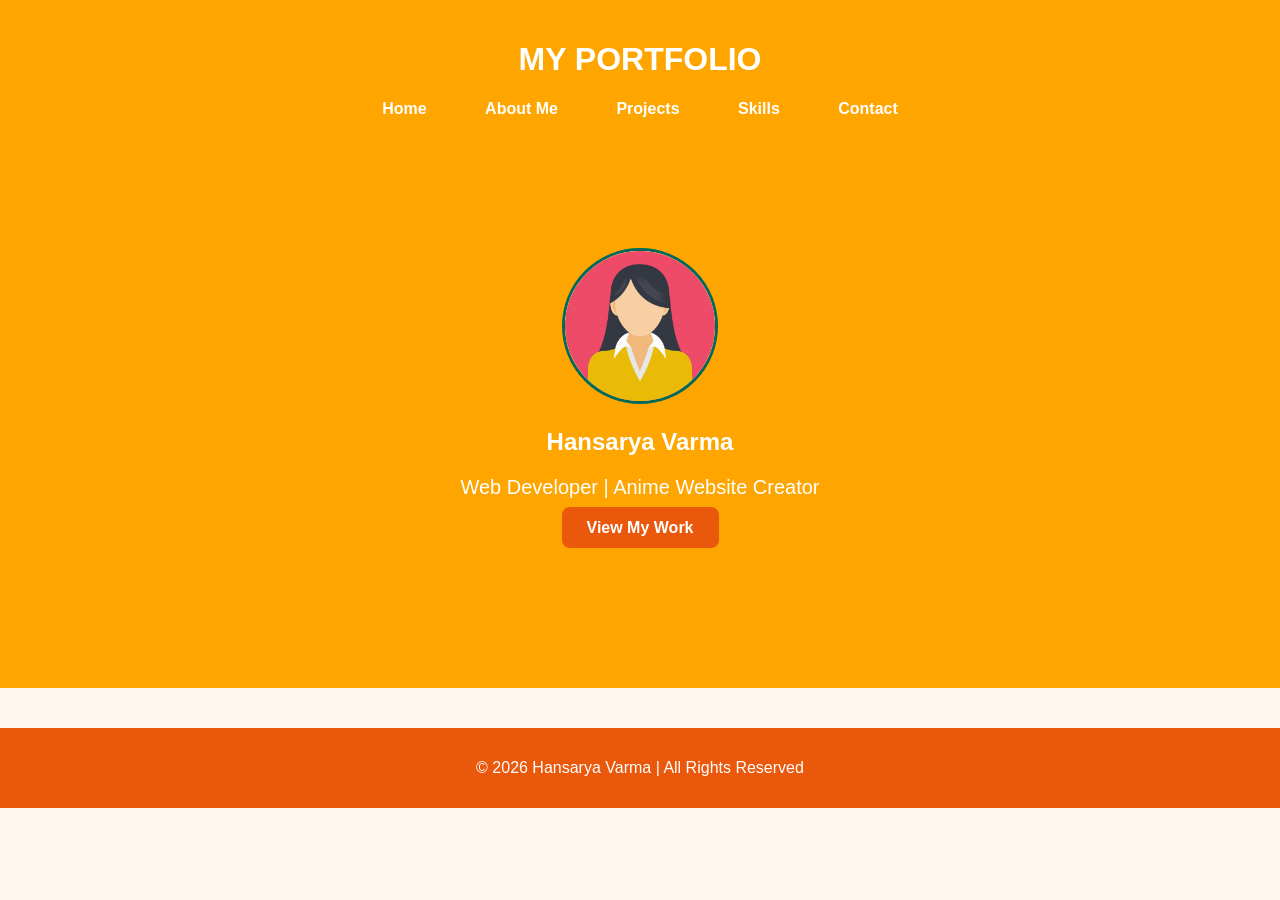
<file: index.html>
<!DOCTYPE html>
<html>
<head>
    <title>My Portfolio</title>
    <link rel="stylesheet" href="Pstyle.css">
</head>
<body>

<header>
    <h1>MY PORTFOLIO</h1>
    <nav>
        <a href="index.html" class="active">Home</a>
        <a href="about.html">About Me</a>
        <a href="projects.html">Projects</a>
        <a href="skills.html">Skills</a>
        <a href="contact.html">Contact</a>
    </nav>
 <section class="hero">
<div class="hero-content">
<img src="pfp.jpg" alt="My Profile" class="profile-img">

<h1>Hansarya Varma</h1>

<p>Web Developer | Anime Website Creator</p>
 <a href="projects.html" class="btn">View My Work</a>

</div> 
</section>
</header>


<footer>
    <p>© 2026 Hansarya Varma | All Rights Reserved</p>
</footer>

</body>

</html>
</file>
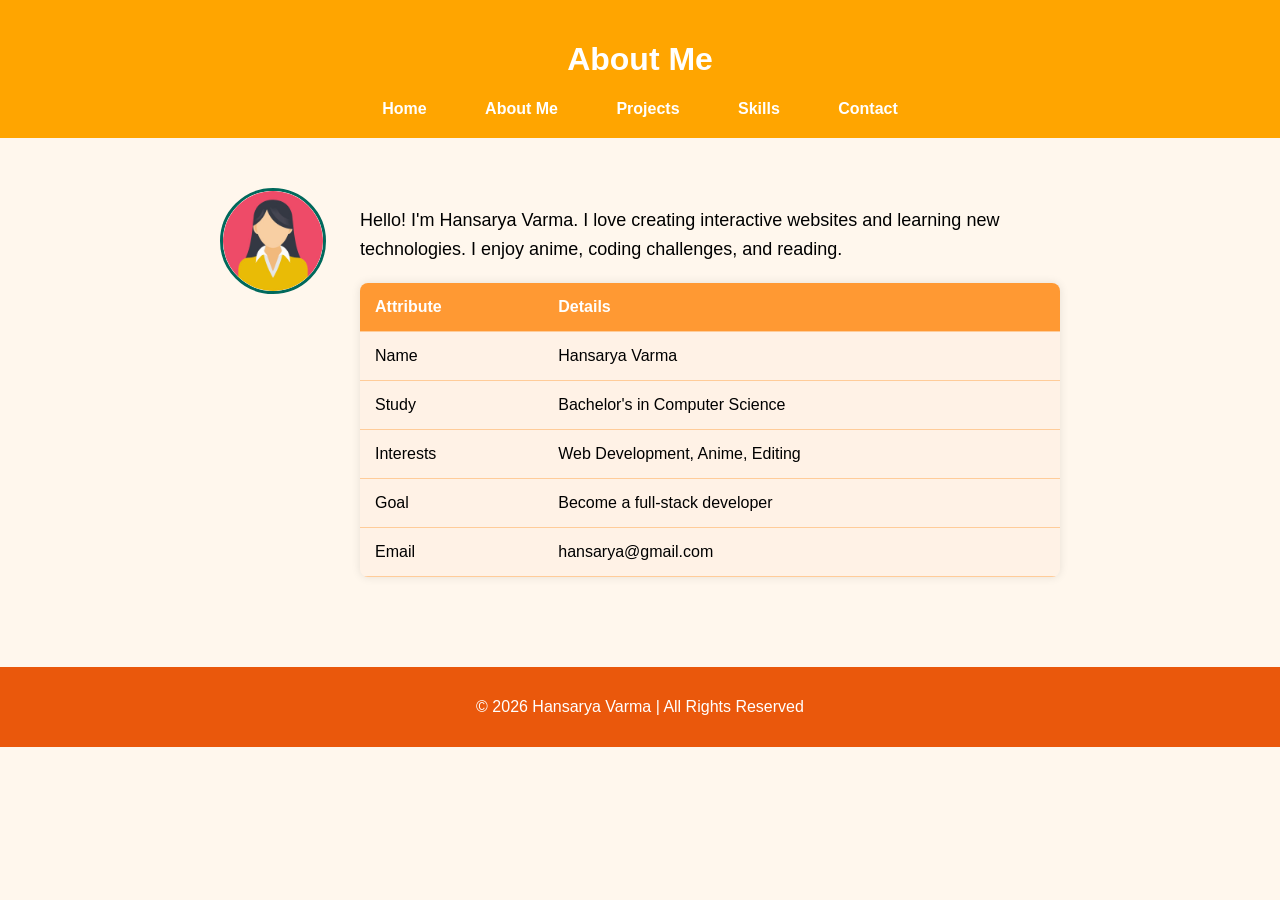
<file: about.html>
<!DOCTYPE html>
<html>
<head>
    <title>About Me | Hansarya Varma</title>
    <link rel="stylesheet" href="Pstyle.css">
</head>
<body>

<header>
    <h1>About Me</h1>
    <nav>
        <a href="index.html">Home</a>
        <a href="about.html" class="active">About Me</a>
        <a href="projects.html">Projects</a>
        <a href="skills.html">Skills</a>
        <a href="contact.html">Contact</a>
    </nav>
</header>

<section class="about colorful-section">
 <div class="about">
    <!-- Left side: Profile picture -->
    <div class="about-image">
        <img src="pfp.jpg" alt="Profile Picture">
    </div>

    <!-- Right side: Text + Table -->
    <div class="about-text">
        <p>Hello! I'm Hansarya Varma. I love creating interactive websites and learning new technologies. I enjoy anime, coding challenges, and reading.</p>
        
        <table class="about-table">
            <tr>
                <th>Attribute</th>
                <th>Details</th>
            </tr>
            <tr>
                <td>Name</td>
                <td>Hansarya Varma</td>
            </tr>
            <tr>
                <td>Study</td>
                <td>Bachelor's in Computer Science</td>
            </tr>
            <tr>
                <td>Interests</td>
                <td>Web Development, Anime, Editing</td>
            </tr>
            <tr>
                <td>Goal</td>
                <td>Become a full-stack developer</td>
            </tr>
            <tr>
                <td>Email</td>
                <td>hansarya@gmail.com</td>
            </tr>
        </table>
    </div>
</div>
</section>

<footer>
    <p>© 2026 Hansarya Varma | All Rights Reserved</p>
</footer>

</body>

</html>
</file>
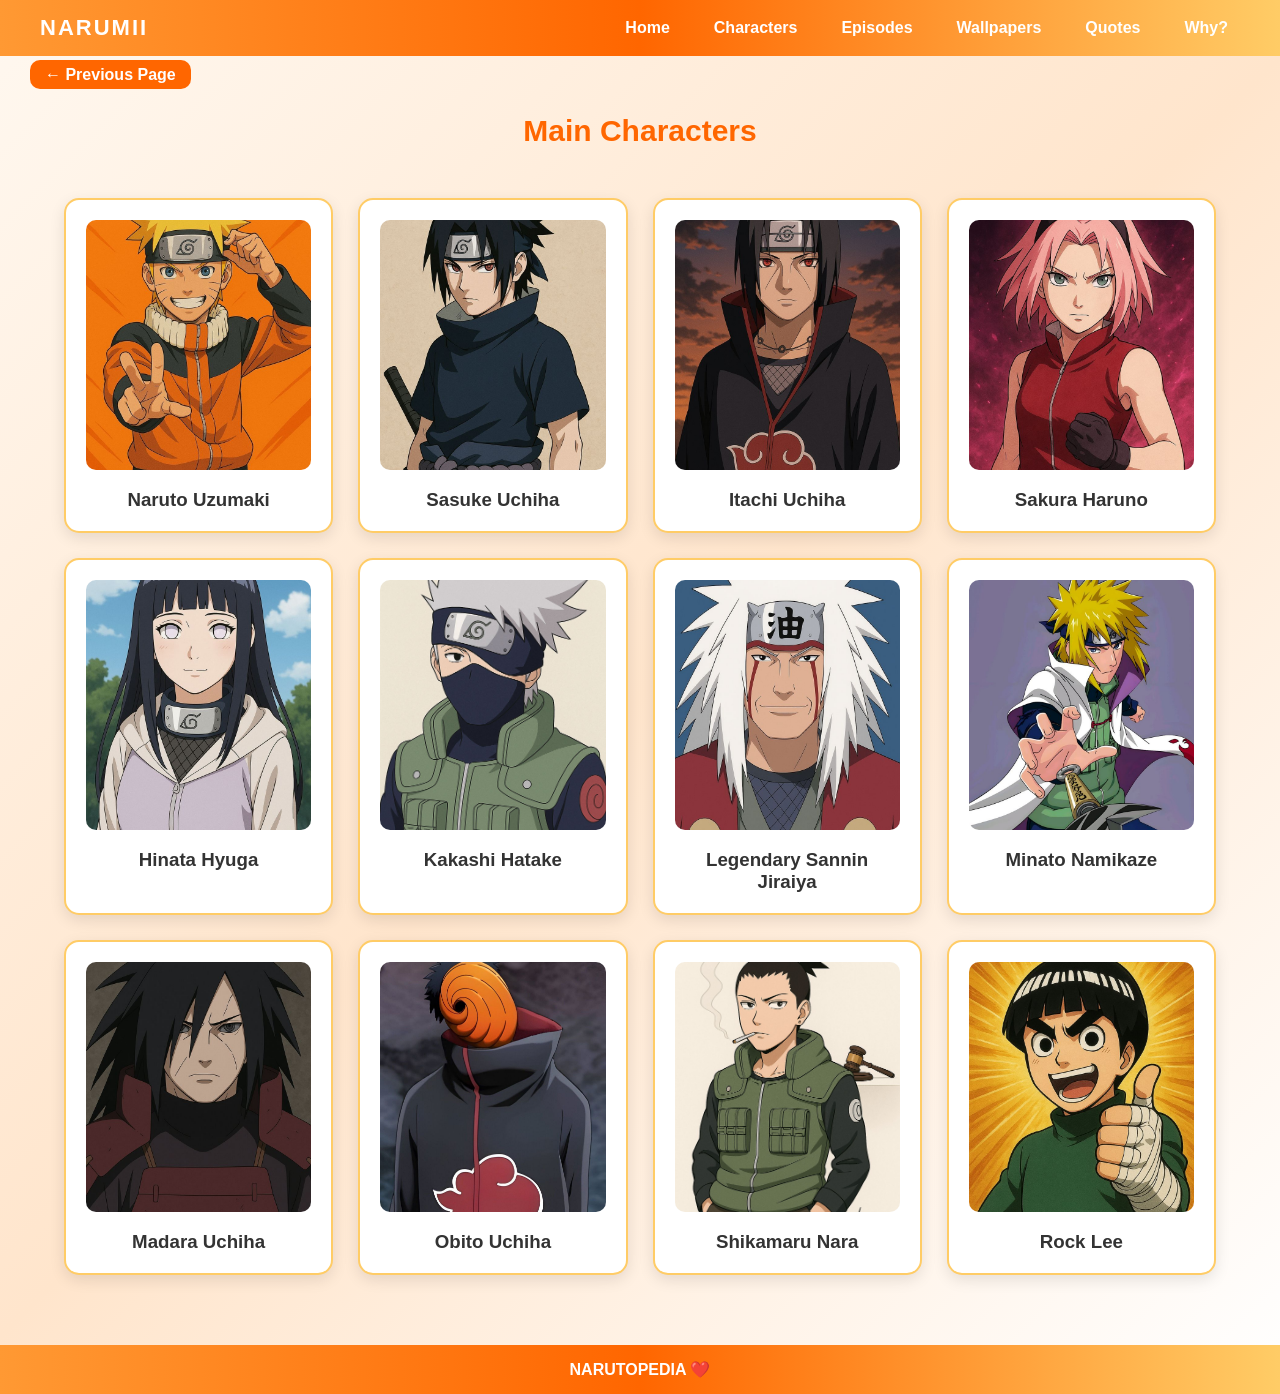
<file: characters.html>
<!DOCTYPE html>
<html>
<head>
<title>Characters</title>
<link rel="stylesheet" href="style.css">
</head>
<body>
<nav>
<h2>NARUMII</h2>
<ul>
<li><a href="Home.html">Home</a></li>
<li><a href="characters.html">Characters</a></li>
<li><a href="episodes.html">Episodes</a></li>
<li><a href="wallpapers.html">Wallpapers</a></li>
<li><a href="quotes.html">Quotes</a></li>
<li><a href="why.html">Why?</a></li>
</ul>
</nav>

<div class="previous">
<a href="Home.html">← Previous Page</a>
</div>

<h1>Main Characters</h1>

<div class="grid">

<div class="card">
<img src="naruto.jpg">
<h3>Naruto Uzumaki</h3>
</div>

<div class="card">
<img src="sasuke.jpg">
<h3>Sasuke Uchiha</h3>
</div>

<div class="card">
<img src="itachi.jpg">
<h3>Itachi Uchiha</h3>
</div>

<div class="card">
<img src="sakura.jpg">
<h3>Sakura Haruno</h3>
</div>

<div class="card">
<img src="hinata.jpg">
<h3>Hinata Hyuga</h3>
</div>

<div class="card">
<img src="kakashi.jpg">
<h3>Kakashi Hatake</h3>
</div>

<div class="card">
<img src="jiraiya.jpg">
<h3>Legendary Sannin Jiraiya</h3>
</div>

<div class="card">
<img src="minato.jpg">
<h3>Minato Namikaze</h3>
</div>

<div class="card">
<img src="madara.jpg">
<h3>Madara Uchiha</h3>
</div>

<div class="card">
<img src="obtio.jpg">
<h3>Obito Uchiha</h3>
</div>

<div class="card">
<img src="shikamaru.jpg">
<h3>Shikamaru Nara</h3>
</div>

<div class="card">
<img src="rocklee.jpg">
<h3>Rock Lee</h3>
</div>
</div>

<footer>NARUTOPEDIA ❤️</footer>

<button id="topBtn" title="Go to top">⬆</button>

<script src="script.js"></script>

</body>
</html>
</file>
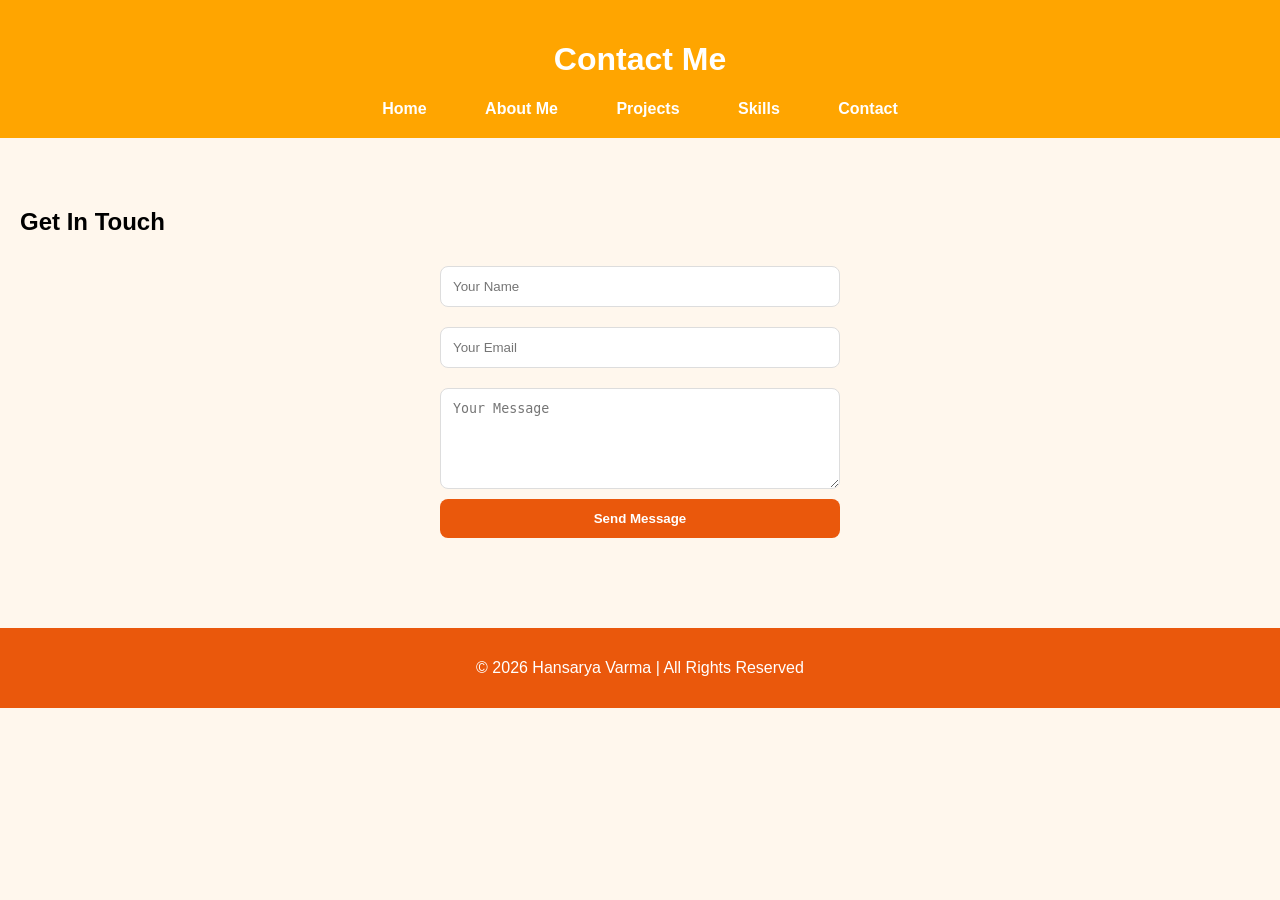
<file: contact.html>
<!DOCTYPE html>
<html>
<head>
    <title>Contact | Hansarya Varma</title>
    <link rel="stylesheet" href="Pstyle.css">
</head>
<body>

<header>
    <h1>Contact Me</h1>
    <nav>
        <a href="index.html">Home</a>
        <a href="about.html">About Me</a>
        <a href="projects.html">Projects</a>
        <a href="skills.html">Skills</a>
        <a href="contact.html" class="active">Contact</a>
    </nav>
</header>

<section class="contact colorful-section">
    <h2>Get In Touch</h2>

    <form>
        <input type="text" placeholder="Your Name" required>
        <input type="email" placeholder="Your Email" required>
        <textarea placeholder="Your Message" rows="5" required></textarea>
        <button type="submit" class="btn">Send Message</button>
    </form>
</section>

<footer>
    <p>© 2026 Hansarya Varma | All Rights Reserved</p>
</footer>

</body>

</html>
</file>
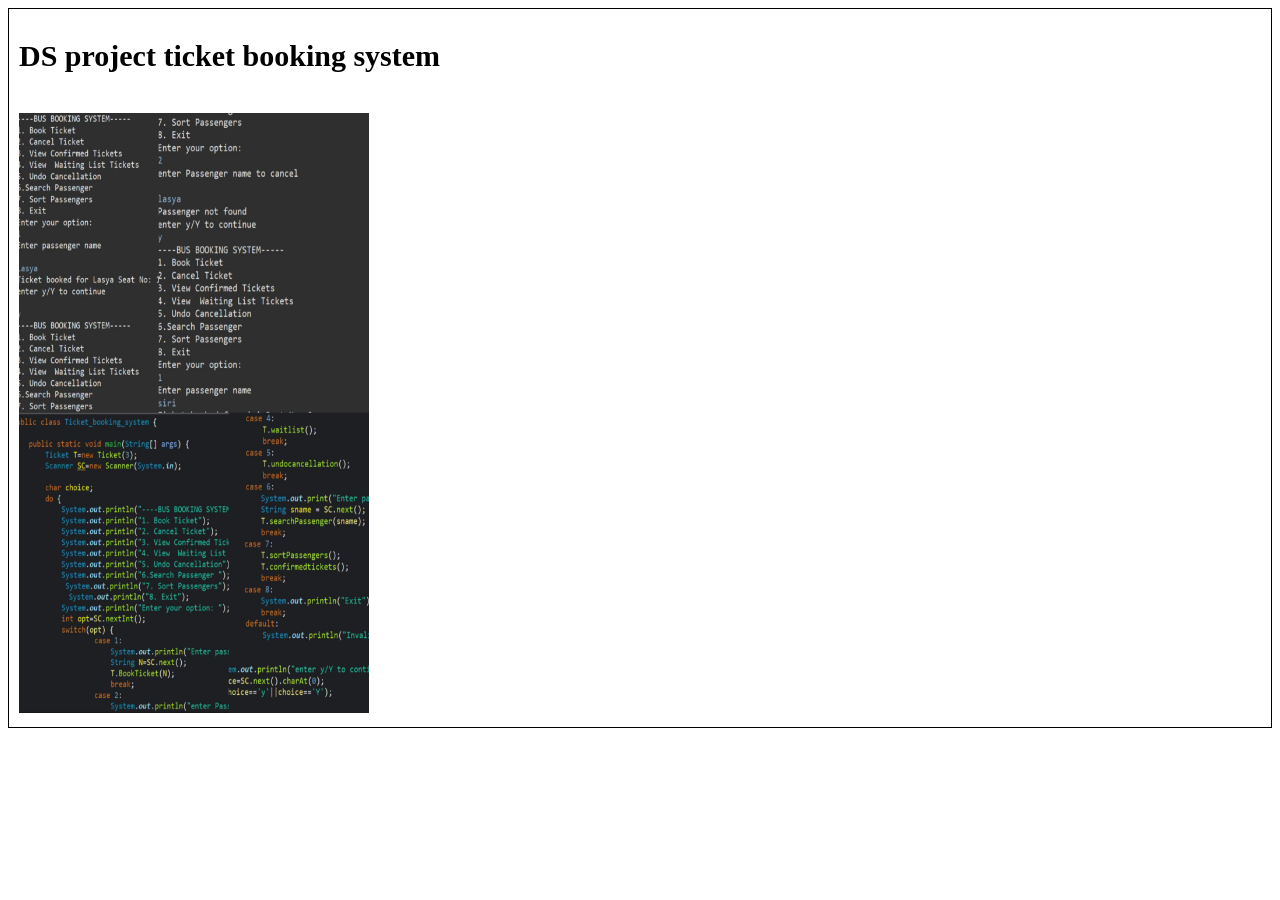
<file: ds1.html>
<!DOCTYPE html>
<html lang="en">
<head>
    
    <title>Document</title>
    <style>
        .fly{
    font-size: 15px;
    color: black;
    border: 1px solid black;
   padding: 10px;
}

.img{
    height: 600px;
    width: 350px;
    margin-top: 20px;
    
}
    </style>
</head>
<body>
       <div class="fly">
<h1>DS project ticket booking system </h1>
<img class="img" src="dscode.jpeg" alt="not found">
</div>

</body>
</html>
</file>
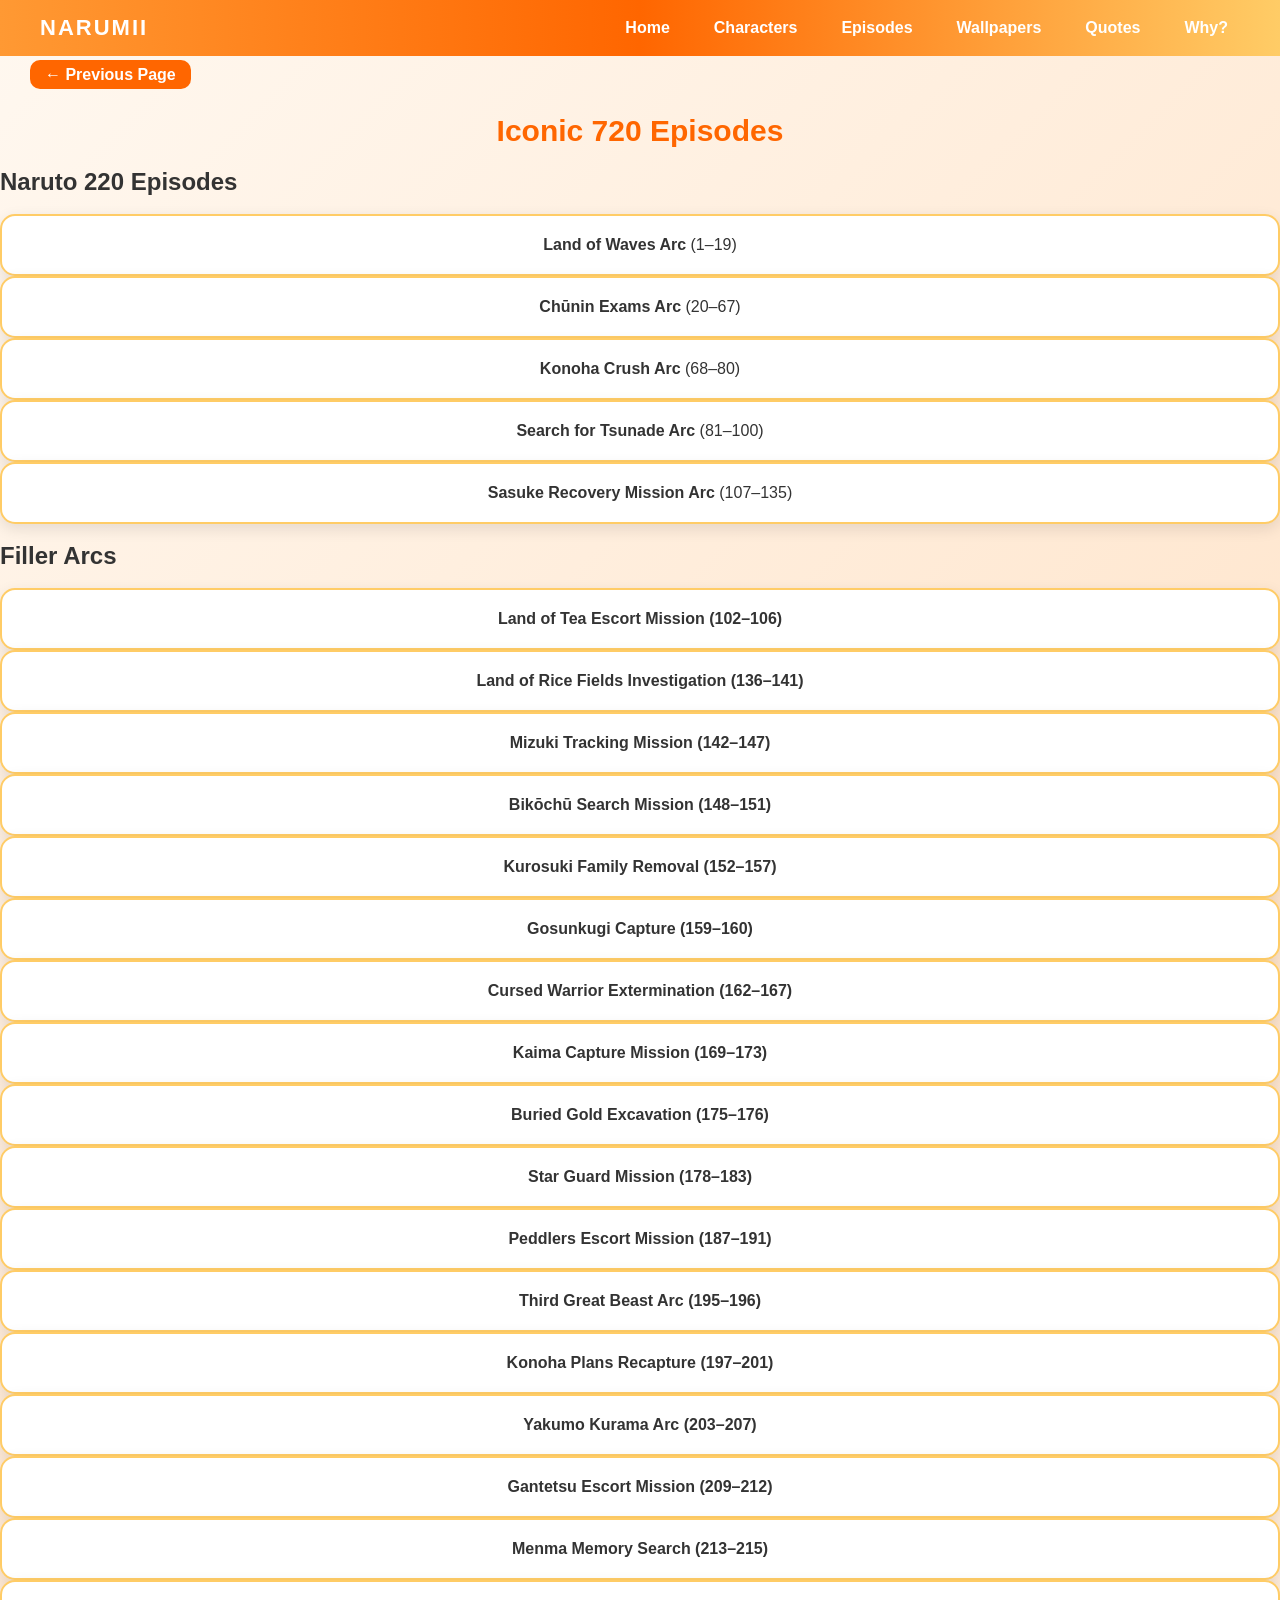
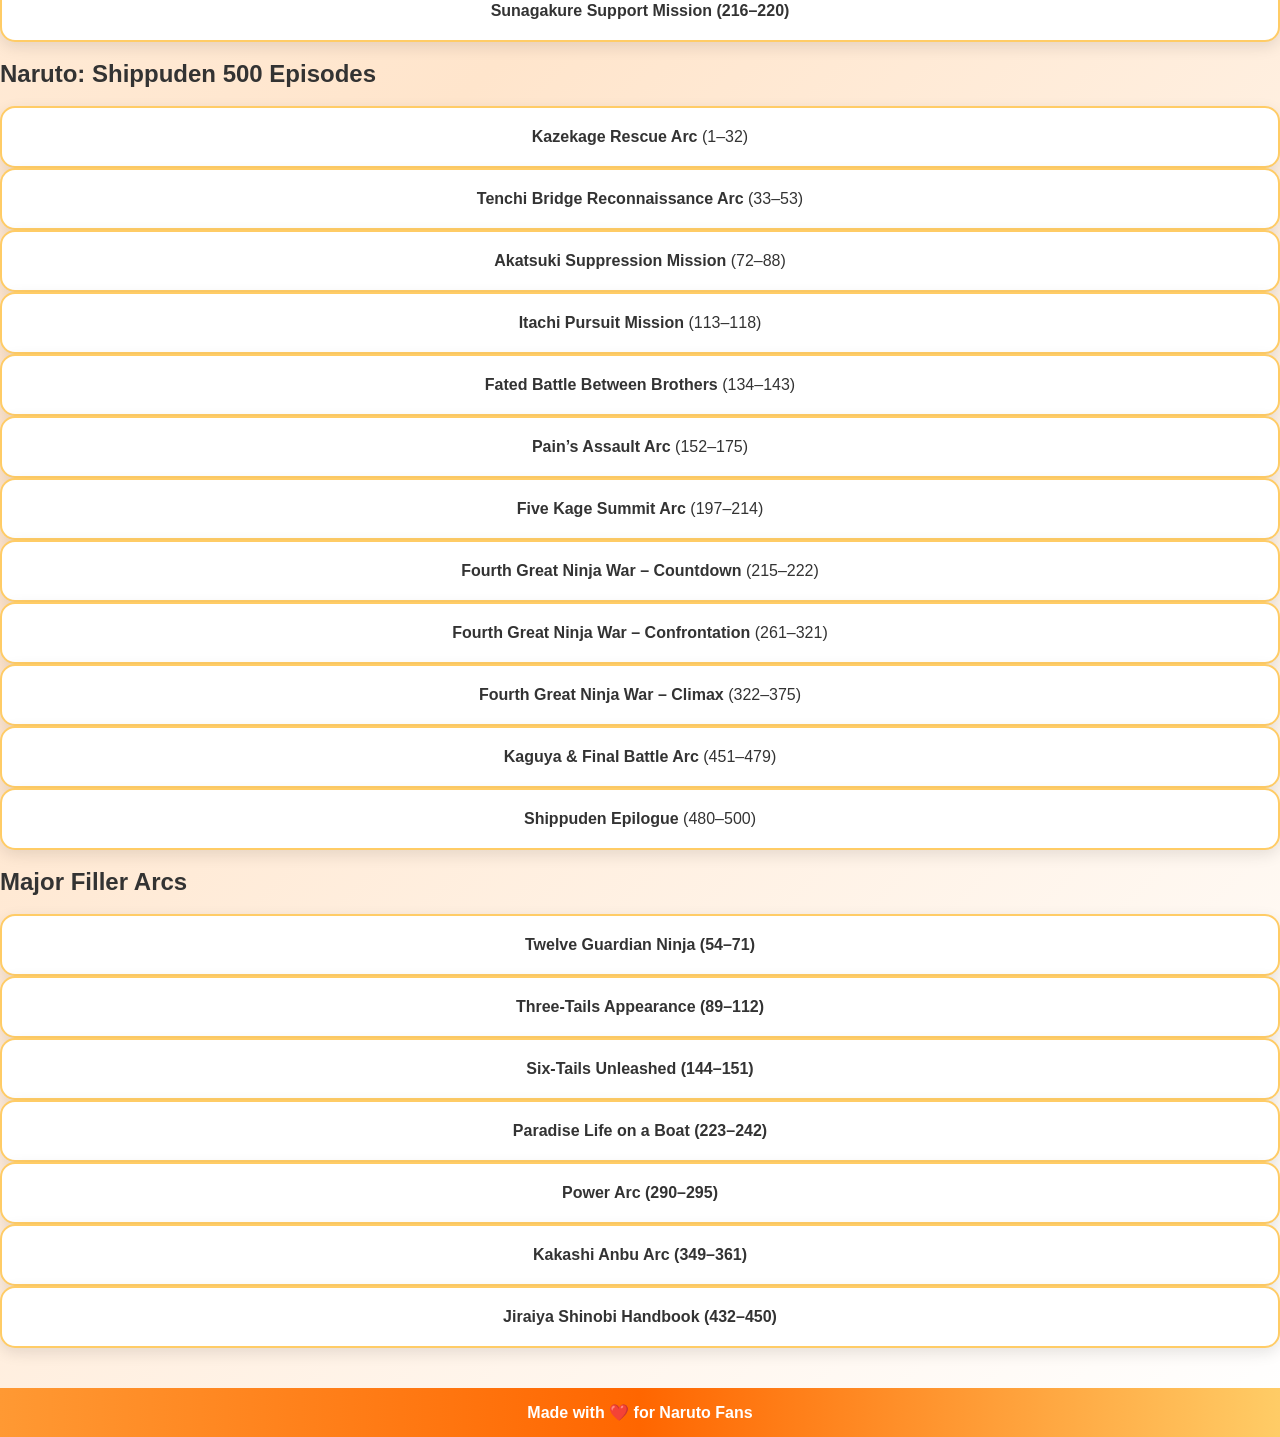
<file: episodes.html>
<!DOCTYPE html>
<html>
<head>
<title>Episodes</title>
<link rel="stylesheet" href="style.css">
</head>
<body>

<nav>
<h2>NARUMII</h2>
<ul>
<li><a href="Home.html">Home</a></li>
<li><a href="characters.html">Characters</a></li>
<li><a href="episodes.html">Episodes</a></li>
<li><a href="wallpapers.html">Wallpapers</a></li>
<li><a href="quotes.html">Quotes</a></li>
<li><a href="why.html">Why?</a></li>
</ul>
</nav>

<div class="previous">
<a href="Home.html">← Previous Page</a>
</div>

<h1>Iconic 720 Episodes</h1>

<h2>Naruto 220 Episodes</h2><br>
<div class="card"><b>Land of Waves Arc</b> (1–19)</div>
<div class="card"><b>Chūnin Exams Arc</b> (20–67)</div>
<div class="card"><b>Konoha Crush Arc</b> (68–80)</div>
<div class="card"><b>Search for Tsunade Arc</b> (81–100)</div>
<div class="card"><b>Sasuke Recovery Mission Arc</b> (107–135)</div>
<br>
<h2>Filler Arcs</h2><br>
<div class="card"><b>Land of Tea Escort Mission (102–106)</b></div>
<div class="card"><b>Land of Rice Fields Investigation (136–141)</b></div>
<div class="card"><b>Mizuki Tracking Mission (142–147)</b></div>
<div class="card"><b>Bikōchū Search Mission (148–151)</b></div>
<div class="card"><b>Kurosuki Family Removal (152–157)</b></div>
<div class="card"><b>Gosunkugi Capture (159–160)</b></div>
<div class="card"><b>Cursed Warrior Extermination (162–167)</b></div>
<div class="card"><b>Kaima Capture Mission (169–173)</b></div>
<div class="card"><b>Buried Gold Excavation (175–176)</b></div>
<div class="card"><b>Star Guard Mission (178–183)</b></div>
<div class="card"><b>Peddlers Escort Mission (187–191)</b></div>
<div class="card"><b>Third Great Beast Arc (195–196)</b></div>
<div class="card"><b>Konoha Plans Recapture (197–201)</b></div>
<div class="card"><b>Yakumo Kurama Arc (203–207)</b></div>
<div class="card"><b>Gantetsu Escort Mission (209–212)</b></div>
<div class="card"><b>Menma Memory Search (213–215)</b></div>
<div class="card"><b>Sunagakure Support Mission (216–220)</b></div>
<br>
<h2>Naruto: Shippuden 500 Episodes</h2><br>

<div class="card"><b>Kazekage Rescue Arc</b> (1–32)</div>
<div class="card"><b>Tenchi Bridge Reconnaissance Arc</b> (33–53)</div>
<div class="card"><b>Akatsuki Suppression Mission</b> (72–88)</div>
<div class="card"><b>Itachi Pursuit Mission</b> (113–118)</div>
<div class="card"><b>Fated Battle Between Brothers</b> (134–143)</div>
<div class="card"><b>Pain’s Assault Arc</b> (152–175)</div>
<div class="card"><b>Five Kage Summit Arc</b> (197–214)</div>
<div class="card"><b>Fourth Great Ninja War – Countdown</b> (215–222)</div>
<div class="card"><b>Fourth Great Ninja War – Confrontation</b> (261–321)</div>
<div class="card"><b>Fourth Great Ninja War – Climax</b> (322–375)</div>
<div class="card"><b>Kaguya & Final Battle Arc</b> (451–479)</div>
<div class="card"><b>Shippuden Epilogue</b> (480–500)</div>
<br>
<h2>Major Filler Arcs</h2><br>
<div class="card"><b>Twelve Guardian Ninja (54–71)</b></div>
<div class="card"><b>Three-Tails Appearance (89–112)</b></div>
<div class="card"><b>Six-Tails Unleashed (144–151)</b></div>
<div class="card"><b>Paradise Life on a Boat (223–242)</b></div>
<div class="card"><b>Power Arc (290–295)</b></div>
<div class="card"><b>Kakashi Anbu Arc (349–361)</b></div>
<div class="card"><b>Jiraiya Shinobi Handbook (432–450)</b></div>

<footer>Made with ❤️ for Naruto Fans</footer>

<button id="topBtn" title="Go to top">⬆</button>

<script src="script.js"></script>

</body>
</html>
</file>
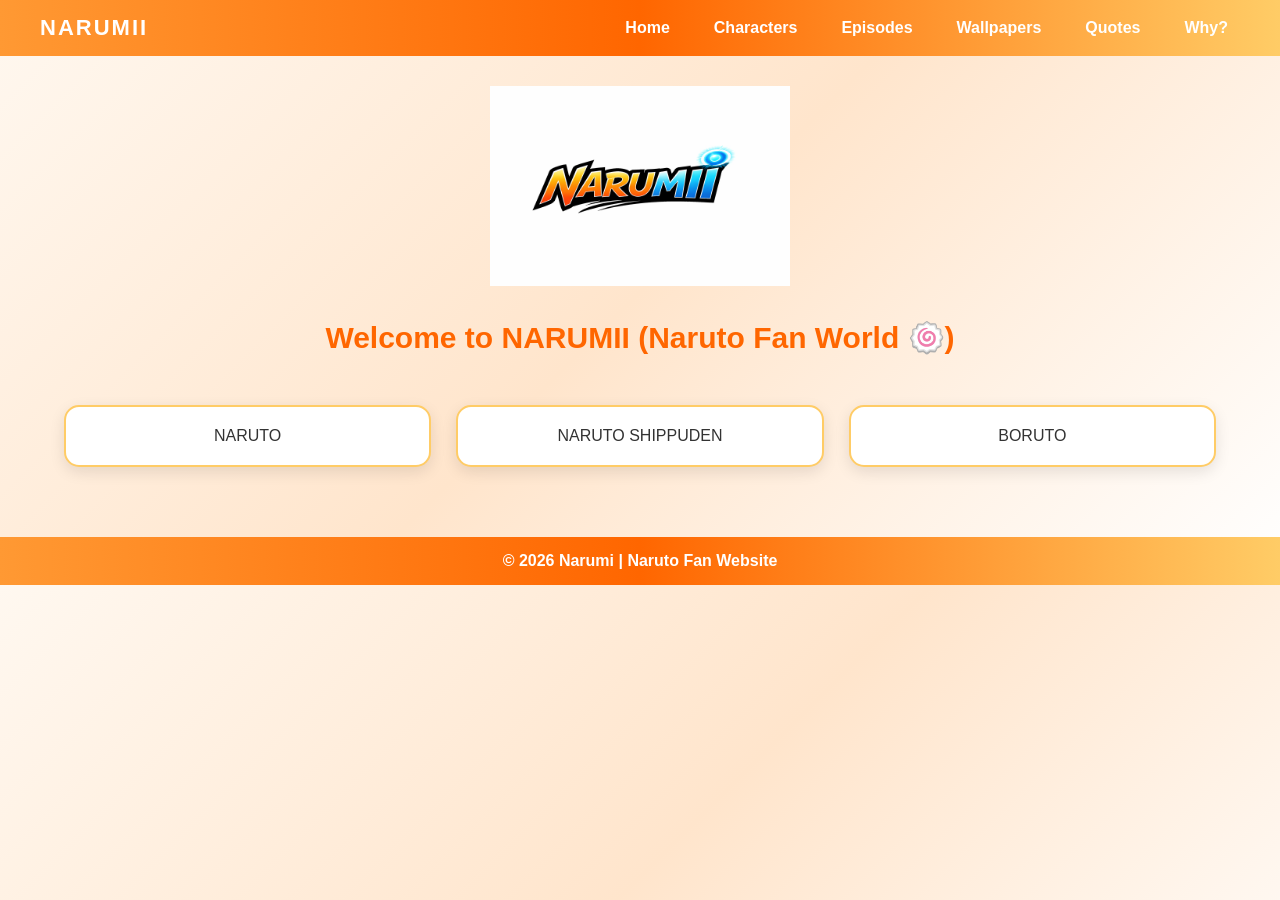
<file: Home.html>
<!DOCTYPE html>
<html>
<head>
<title>Narumi | Home</title>
<link rel="stylesheet" href="style.css">
</head>
<body>

<nav>
<h2>NARUMII</h2>
<ul>
<li><a href="Home.html">Home</a></li>
<li><a href="characters.html">Characters</a></li>
<li><a href="episodes.html">Episodes</a></li>
<li><a href="wallpapers.html">Wallpapers</a></li>
<li><a href="quotes.html">Quotes</a></li>
<li><a href="why.html">Why?</a></li>
</ul>
</nav>

<div class="logo">
<img src="narumii.jpeg">
</div>

<h1>Welcome to NARUMII (Naruto Fan World 🍥)</h1>

<div class="grid">
<div class="card">NARUTO</div>
<div class="card">NARUTO SHIPPUDEN</div>
<div class="card">BORUTO</div>
</div>

<footer>
© 2026 Narumi | Naruto Fan Website
</footer>

</body>
</html>
</file>
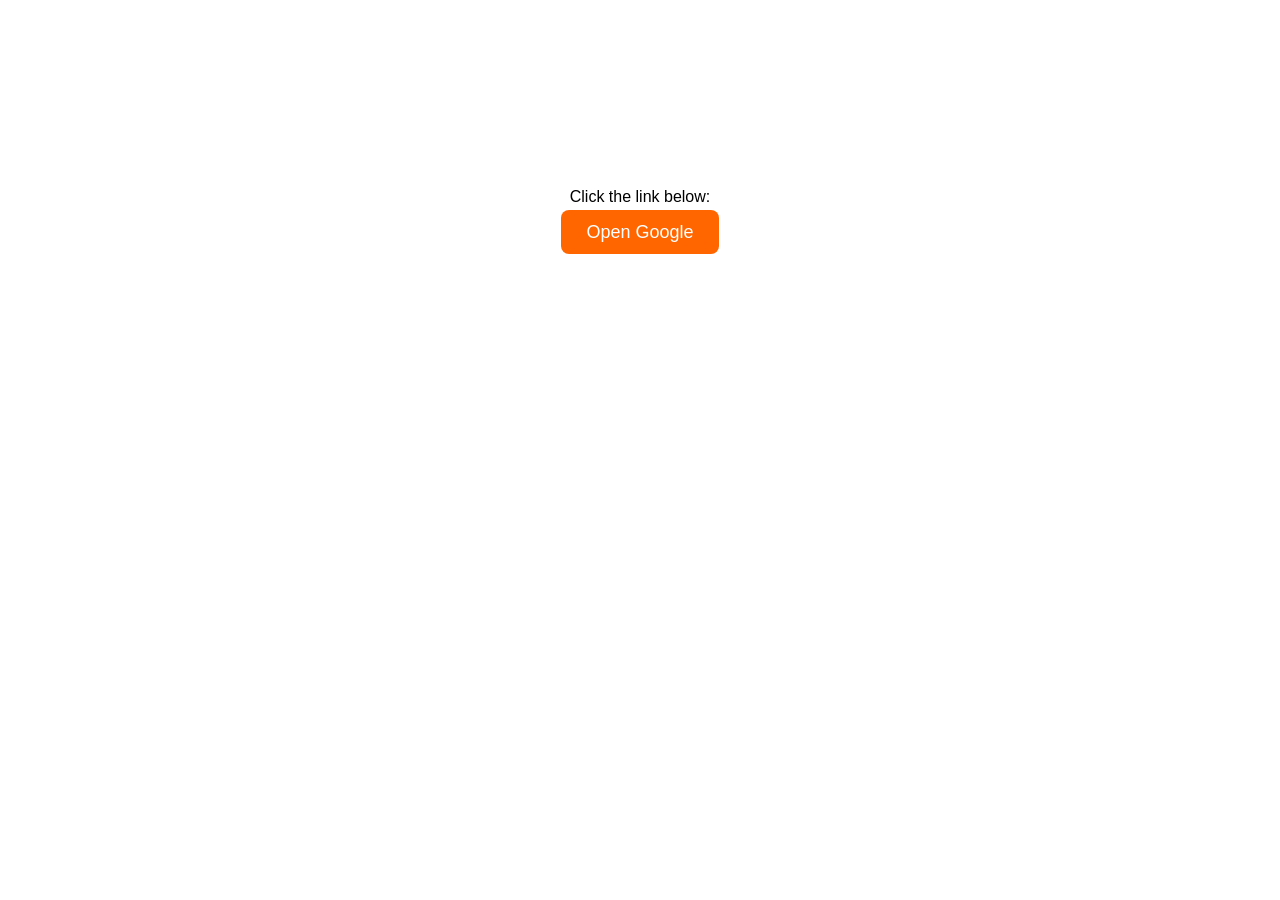
<file: link.html>
<!DOCTYPE html>
<html>
<head>
    <title>Hyperlink Example</title>

    <style>
        body{
            font-family: Arial;
            background: linear-gradient(135deg,#66ccff);
            text-align:center;
            padding-top:100px;
        }

        h1{
            color:#ffffff;
        }

        a{
            text-decoration:none;
            background:#ff6600;
            color:white;
            padding:12px 25px;
            border-radius:8px;
            font-size:18px;
        }

        a:hover{
            background:#ff3300;
        }
    </style>
</head>

<body>

<h1>My Hyperlink Page</h1>

<p>Click the link below:</p>

<a href="https://www.figma.com/make/ygCH6Mnw9tkVEWFuElfRg6/DEFAKE-Mobile-App-UI?t=n59KP0MLRFT1Aaou-20&fullscreen=1" target="_blank">Open Google</a>

<br><br>


</body>
</html>
</file>
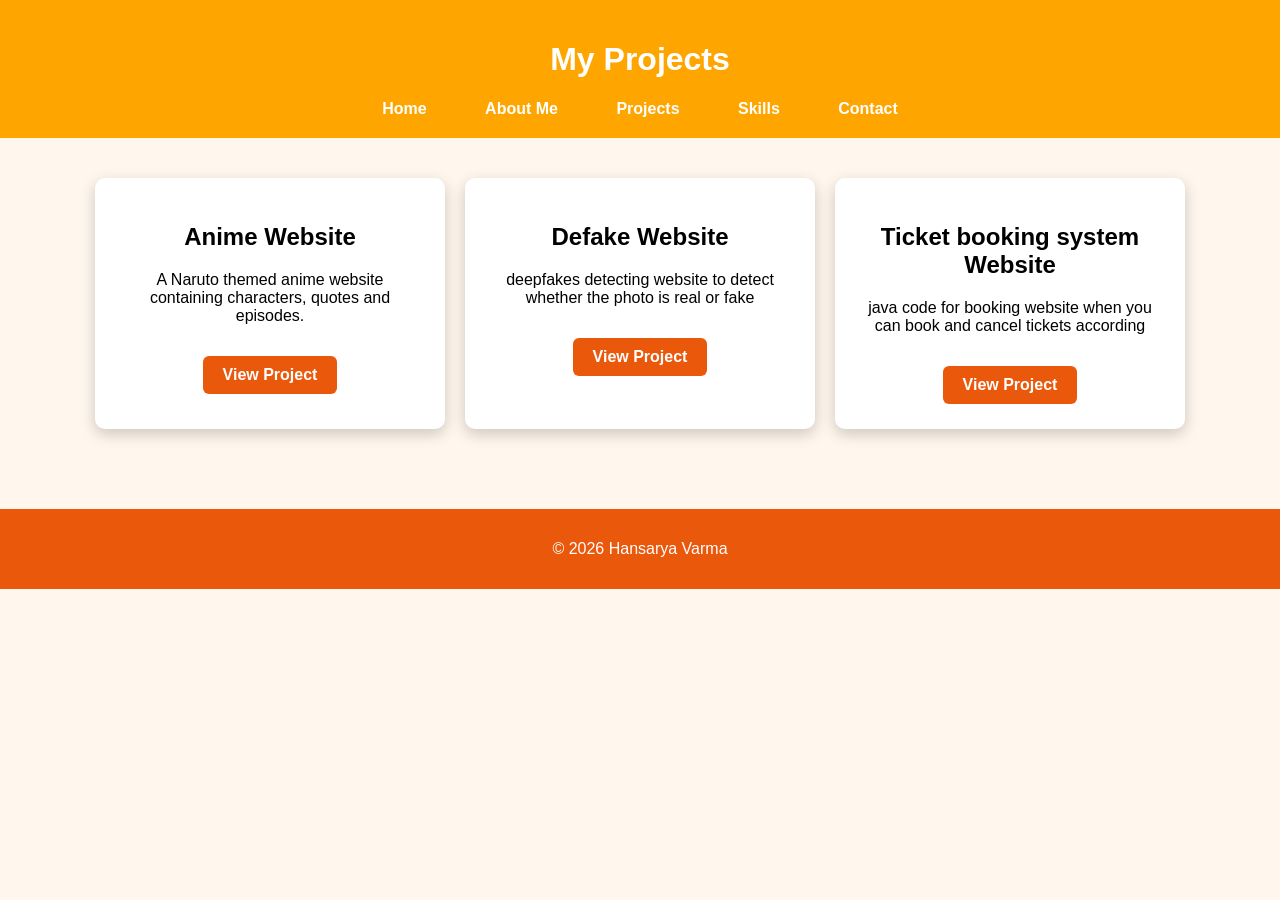
<file: projects.html>
<!DOCTYPE html>
<html>
<head>
<title>My Projects</title>
<link rel="stylesheet" href="Pstyle.css">
</head>

<body>

<header>
<h1>My Projects</h1>

<nav>
<a href="index.html">Home</a>
<a href="about.html">About Me</a>
<a href="projects.html">Projects</a>
<a href="skills.html">Skills</a>
<a href="contact.html">Contact</a>
</nav>

</header>


<section class="projects">

<div class="project-card">

<h2>Anime Website</h2>

<p>
A Naruto themed anime website containing characters, quotes and episodes.
</p>

<a href="Home.html" class="view-btn">View Project</a>

</div>

<div class="project-card">

<h2>Defake Website</h2>

<p>
deepfakes detecting website to detect whether the photo is real or fake  
</p>

<a href="link.html" class="view-btn">View Project</a>

</div>

<div class="project-card">

<h2>Ticket booking system Website</h2>

<p>
java code for booking website when you can book and cancel tickets according 
</p>


<a href="ds1.html" class="view-btn">View Project</a>

</div>


</section>


<footer>
<p>© 2026 Hansarya Varma</p>
</footer>

</body>

</html>
</file>
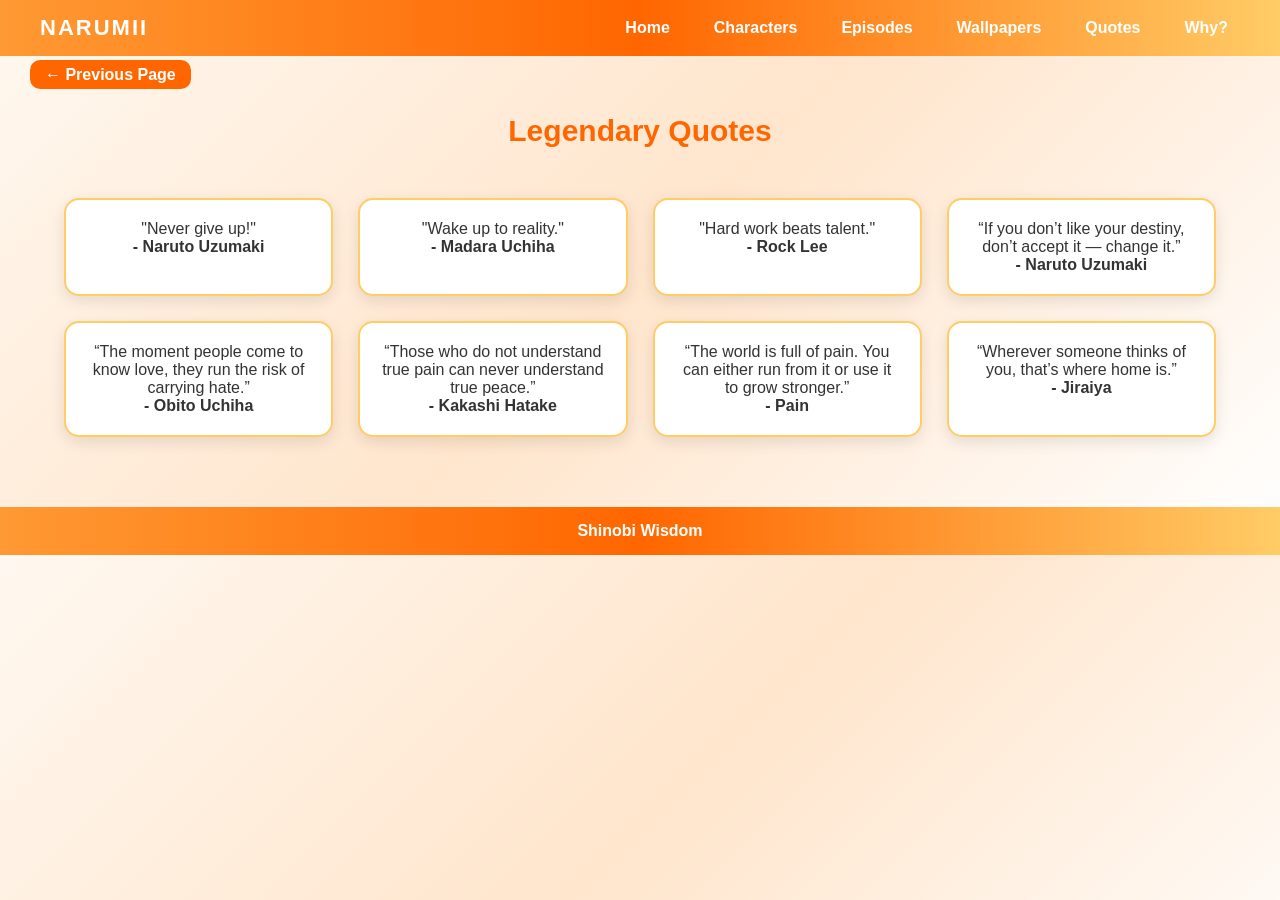
<file: quotes.html>
<!DOCTYPE html>
<html>
<head>
<title>Quotes</title>
<link rel="stylesheet" href="style.css">
</head>
<body>

<nav>
<h2>NARUMII</h2>
<ul>
<li><a href="Home.html">Home</a></li>
<li><a href="characters.html">Characters</a></li>
<li><a href="episodes.html">Episodes</a></li>
<li><a href="wallpapers.html">Wallpapers</a></li>
<li><a href="quotes.html">Quotes</a></li>
<li><a href="why.html">Why?</a></li>
</ul>
</nav>

<div class="previous">
<a href="Home.html">← Previous Page</a>
</div>

<h1>Legendary Quotes</h1>

<div class="grid">

<div class="card">
<p>"Never give up!"</p>
<h4>- Naruto Uzumaki</h4>
</div>

<div class="card">
<p>"Wake up to reality."</p>
<h4>- Madara Uchiha</h4>
</div>

<div class="card">
<p>"Hard work beats talent."</p>
<h4>- Rock Lee</h4>
</div>

<div class="card">
    <p>“If you don’t like your destiny, don’t accept it — change it.”</p>
    <h4>- Naruto Uzumaki</h4>
</div>

<div class="card">
    <p>“The moment people come to know love, they run the risk of carrying hate.”</p>
    <h4>- Obito Uchiha</h4>
</div>

<div class="card">
    <p>“Those who do not understand true pain can never understand true peace.”</p>
    <h4>- Kakashi Hatake</h4>
</div>

<div class="card">
    <p>“The world is full of pain. You can either run from it or use it to grow stronger.”</p>
    <h4>- Pain</h4>
</div>

<div class="card">
<p>“Wherever someone thinks of you, that’s where home is.”</p>
<h4>- Jiraiya</h4>
</div>
</div>


<footer>Shinobi Wisdom</footer>

</body>
</html>
</file>
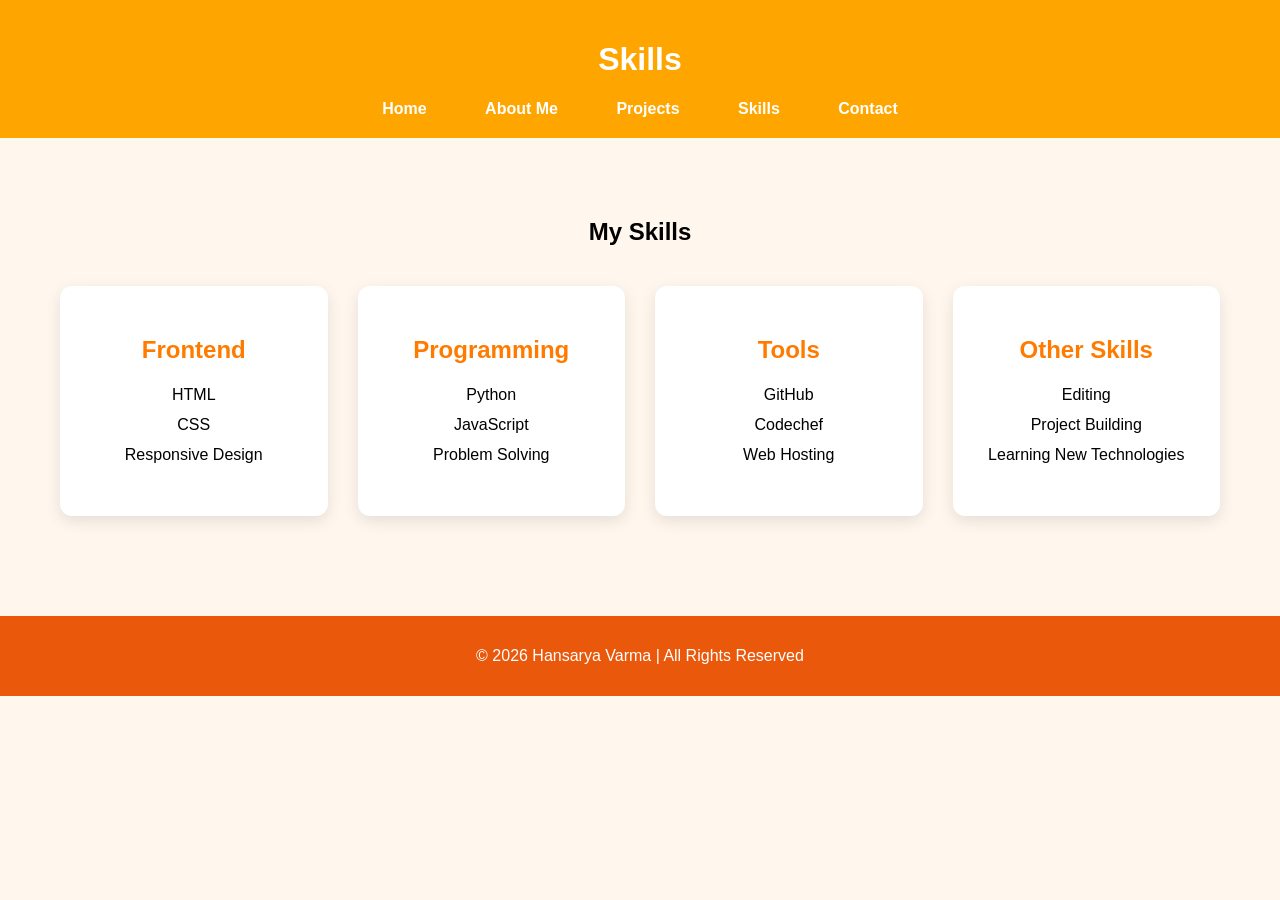
<file: skills.html>
<!DOCTYPE html>
<html>
<head>
    <title>Skills | Hansarya Varma</title>
    <link rel="stylesheet" href="Pstyle.css">
</head>
<body>

<header>
    <h1>Skills</h1>
    <nav>
        <a href="index.html">Home</a>
        <a href="about.html">About Me</a>
        <a href="projects.html">Projects</a>
        <a href="skills.html" class="active">Skills</a>
        <a href="contact.html">Contact</a>
    </nav>
</header>

<section class="skills">

<h1>My Skills</h1>

<div class="skills-container">

<div class="skill-card">
<h2>Frontend</h2>
<ul>
<li>HTML</li>
<li>CSS</li>
<li>Responsive Design</li>
</ul>
</div>

<div class="skill-card">
<h2>Programming</h2>
<ul>
<li>Python</li>
<li>JavaScript</li>
<li>Problem Solving</li>
</ul>
</div>

<div class="skill-card">
<h2>Tools</h2>
<ul>
<li>GitHub</li>
<li>Codechef</li>
<li>Web Hosting</li>
</ul>
</div>

<div class="skill-card">
<h2>Other Skills</h2>
<ul>
<li>Editing</li>
<li>Project Building</li>
<li>Learning New Technologies</li>
</ul>
</div>

</div>

</section>

<footer>
    <p>© 2026 Hansarya Varma | All Rights Reserved</p>
</footer>

</body>

</html>
</file>
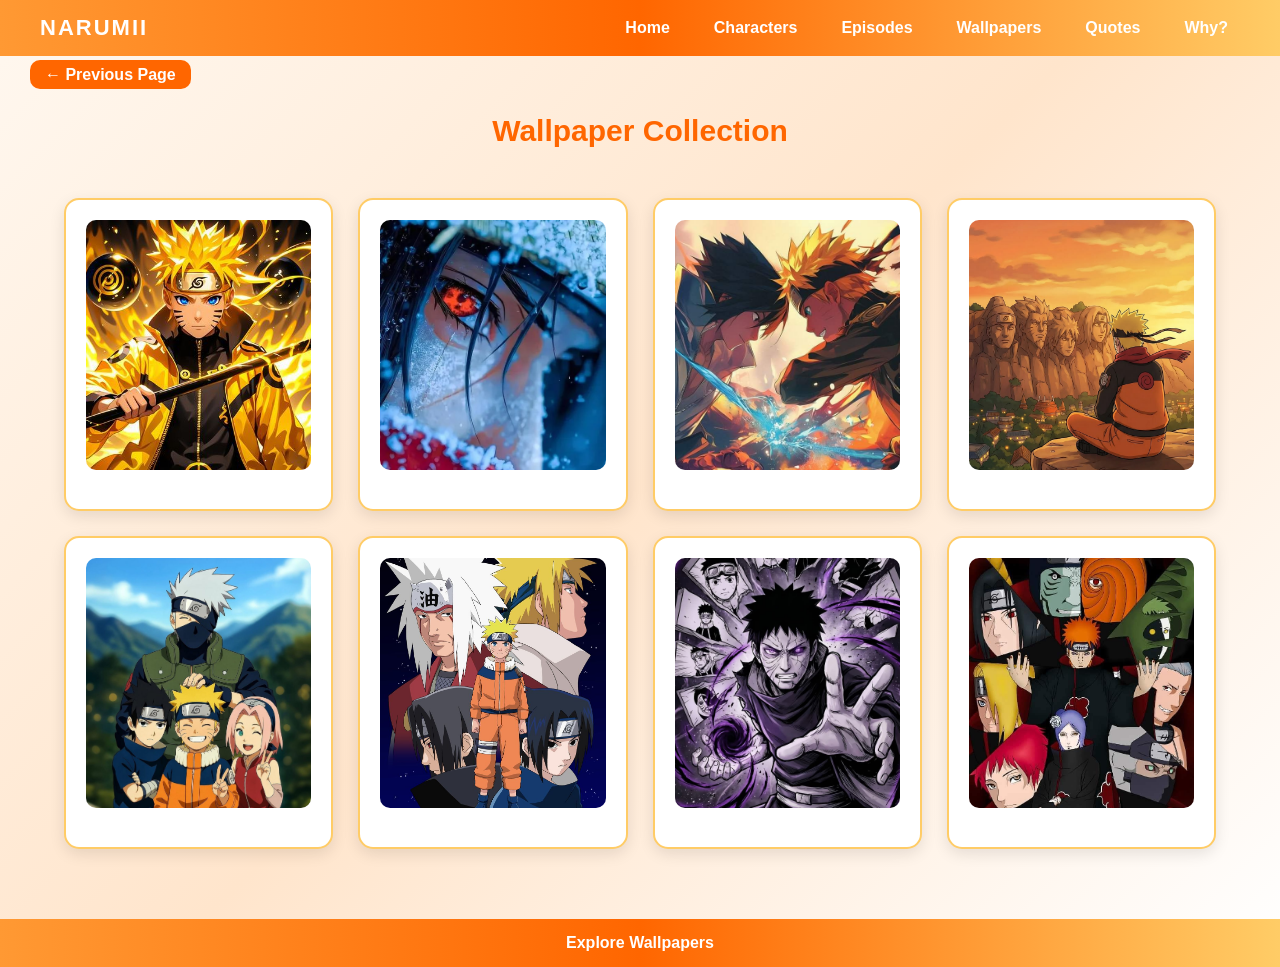
<file: wallpapers.html>
<!DOCTYPE html>
<html>
<head>
<title>Wallpapers</title>
<link rel="stylesheet" href="style.css">
</head>
<body>

<nav>
<h2>NARUMII</h2>
<ul>
<li><a href="Home.html">Home</a></li>
<li><a href="characters.html">Characters</a></li>
<li><a href="episodes.html">Episodes</a></li>
<li><a href="wallpapers.html">Wallpapers</a></li>
<li><a href="quotes.html">Quotes</a></li>
<li><a href="why.html">Why?</a></li>
</ul>
</nav>

<div class="previous">
<a href="Home.html">← Previous Page</a>
</div>

<h1>Wallpaper Collection</h1>

<div class="grid">

<div class="card">
<img src="wallpaper1.jpg">
</div>

<div class="card">
<img src="wallpaper2.jpg">
</div>

<div class="card">
<img src="wallpaper3.jpg">
</div>

<div class="card">
<img src="wallpaper4.jpg">
</div>

<div class="card">
<img src="wallpaper5.jpg">
</div>

<div class="card">
<img src="wallpaper6.jpg">
</div>

<div class="card">
<img src="wallpaper7.jpg">
</div>

<div class="card">
<img src="wallpaper8.jpg">
</div>

</div>

<footer>Explore Wallpapers</footer>

<button id="topBtn" title="Go to top">⬆</button>

<script src="script.js"></script>

</body>
</html>
</file>
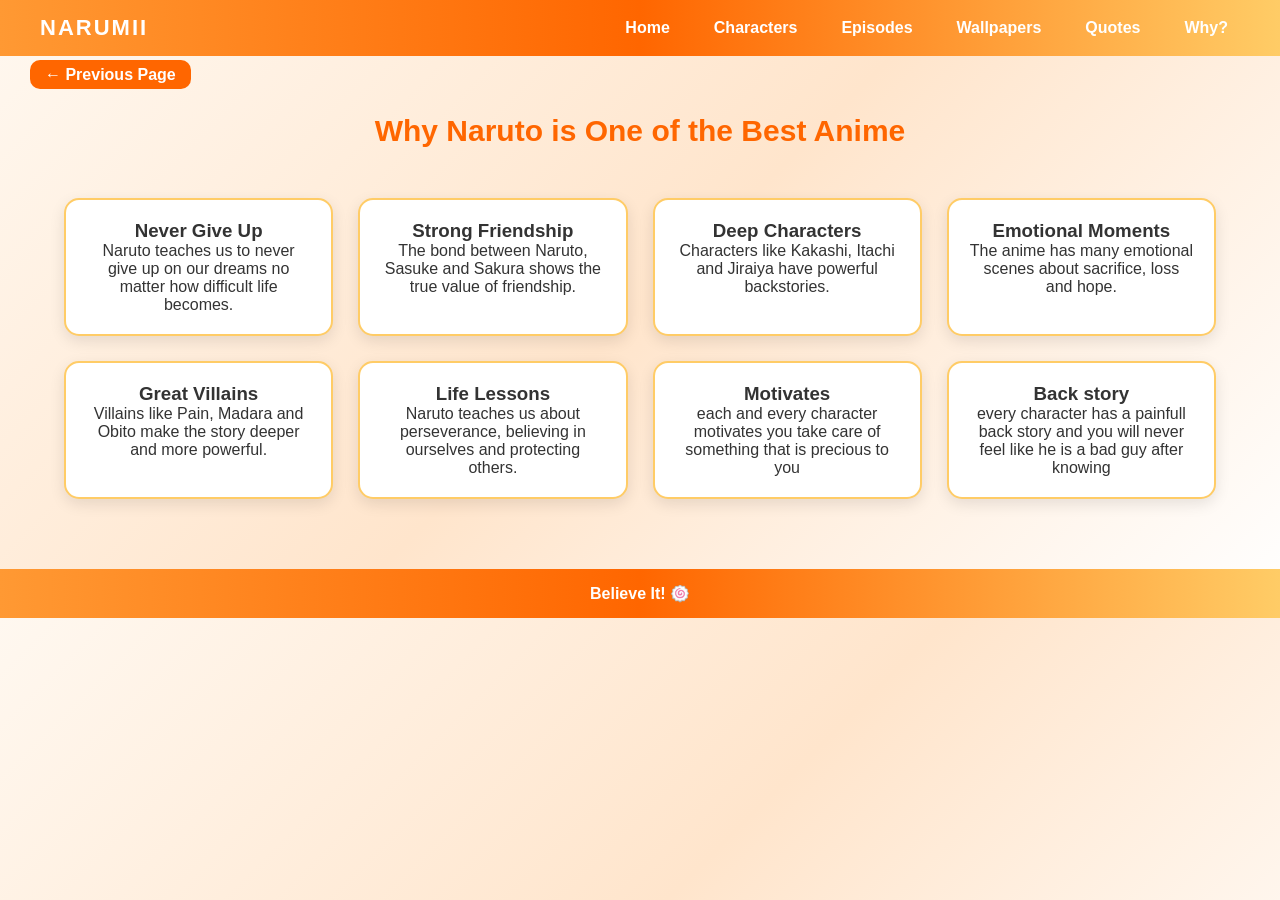
<file: why.html>
<!DOCTYPE html>
<html>

<head>
    <title>Why Naruto?</title>
    <link rel="stylesheet" href="style.css">
</head>

<body>
<nav>
<h2>NARUMII</h2>
<ul>
<li><a href="Home.html">Home</a></li>
<li><a href="characters.html">Characters</a></li>
<li><a href="episodes.html">Episodes</a></li>
<li><a href="wallpapers.html">Wallpapers</a></li>
<li><a href="quotes.html">Quotes</a></li>
<li><a href="why.html">Why?</a></li>
</ul>
</nav>

<div class="previous">
<a href="Home.html">← Previous Page</a>
</div>

<h1>Why Naruto is One of the Best Anime</h1>

<div class="grid">

    <div class="card">
        <h3>Never Give Up</h3>
        <p>Naruto teaches us to never give up on our dreams no matter how difficult life becomes.</p>
    </div>

    <div class="card">
        <h3>Strong Friendship</h3>
        <p>The bond between Naruto, Sasuke and Sakura shows the true value of friendship.</p>
    </div>

    <div class="card">
        <h3>Deep Characters</h3>
        <p>Characters like Kakashi, Itachi and Jiraiya have powerful backstories.</p>
    </div>

    <div class="card">
        <h3>Emotional Moments</h3>
        <p>The anime has many emotional scenes about sacrifice, loss and hope.</p>
    </div>

    <div class="card">
        <h3>Great Villains</h3>
        <p>Villains like Pain, Madara and Obito make the story deeper and more powerful.</p>
    </div>

    <div class="card">
        <h3>Life Lessons</h3>
        <p>Naruto teaches us about perseverance, believing in ourselves and protecting others.</p>
    </div>

    <div class="card">
        <h3>Motivates</h3>
        <p>each and every character motivates you take care of something that is precious to you</p>
    </div>

    <div class="card">
        <h3>Back story</h3>
        <p>every character has a painfull back story and you will never feel like he is a bad guy after knowing</p>
    </div>

    






</div>

<footer>
    Believe It! 🍥
</footer>

</body>
</html>
</file>
<file: Pstyle.css>
/* Global */
body{
    margin:0;
    font-family: Arial, sans-serif;
    background:#fff7ed;
}

/* Header */
header{
    background:orange;
    color:white;
    padding:20px;
    text-align:center;
}

nav{
    margin-top:10px;
}

nav a{
    color:white;
    text-decoration:none;
    margin:0 15px;
    font-weight:bold;
    padding:6px 12px;
    border-radius:5px;
}

nav a:hover{
    background:#fb923c;
}

/* Hero Section */
.hero{
    height:50vh;
    display:flex;
    align-items:center;
    justify-content:center;
    text-align:center;
    background:orange;
    color:white;
}

.hero h2{
    font-size:45px;
}

.hero p{
    font-size:20px;
    margin:20px 0;
}
img {
            width: 150px;
            border-radius: 50%;
            border: 3px solid #00695c;
        }

/* Button */
.btn{
    padding:12px 25px;
    background:#ea580c;
    color:white;
    text-decoration:none;
    border-radius:8px;
    font-weight:bold;
}

.btn:hover{
    background:#c2410c;
}

/* Sections */
section{
    padding:50px 20px;
    text-align:left;
}
/* Container for About Section */
.about {
    display: flex;
    align-items: flex-start;
    gap: 40px;            /* space between image and text */
    justify-content: center; /* optional: center horizontally */
}

/* Left side: Profile image */
.about-image {
    flex: 1;               /* smaller side */
    max-width: 100px;      /* limit width */
}
.about-image img {
    width: 100%;
    border-radius: 50%;    /* circular image */
    object-fit: cover;
}

/* Right side: Text + Table */
.about-text {
    flex: 2;               /* bigger side */
    max-width: 700px;      /* optional max width */
}
.about-text p {
    font-size: 18px;
    line-height: 1.6;
    margin-bottom: 20px;
}

/* About Me Table */
.about-table {
    width: 100%;                /* take full width of right side */
    border-collapse: collapse;
    background-color: #fff2e6;
    box-shadow: 0 0 10px rgba(0,0,0,0.1);
    border-radius: 8px;
    overflow: hidden;
}

.about-table th, .about-table td {
    padding: 15px;
    text-align: left;
    border-bottom: 1px solid #ffcc99;
}

.about-table th {
    background-color: #ff9933;
    color: white;
}

.about-table tr:hover {
    background-color: #ffe0b3;
}
/* Projects */
.projects{
    display:flex;
    flex-wrap:wrap;
    justify-content:center;
    gap:20px;
}

.project-card{
    background:white;
    padding:20px;
    width:250px;
    border-radius:10px;
    box-shadow:0 5px 15px rgba(0,0,0,0.2);
    transition:0.3s;
}

.project-card:hover{
    transform:translateY(-8px);
}
.projects{
display:flex;
justify-content:center;
padding:40px;
}

.project-card{
background:white;
padding:25px;
width:300px;
border-radius:10px;
box-shadow:0 5px 15px rgba(0,0,0,0.2);
text-align:center;
}

.view-btn{
display:inline-block;
margin-top:15px;
padding:10px 20px;
background:#ea580c;
color:white;
text-decoration:none;
border-radius:6px;
font-weight:bold;
}

.view-btn:hover{
background:#c2410c;
}
.skills{
padding:60px;
text-align:center;
}

.skills h1{
margin-bottom:40px;
}

.skills-container{
display:grid;
grid-template-columns:repeat(auto-fit,minmax(250px,1fr));
gap:30px;
}

.skill-card{
background:white;
padding:30px;
border-radius:12px;
box-shadow:0 5px 15px rgba(0,0,0,0.1);
transition:0.3s;
}

.skill-card:hover{
transform:translateY(-10px);
box-shadow:0 10px 25px rgba(0,0,0,0.2);
}

.skill-card h2{
color:#ff7b00;
margin-bottom:15px;
}

.skill-card ul{
list-style:none;
padding:0;
}

.skill-card li{
padding:6px 0;
}
/* Contact */
form{
    max-width:400px;
    margin:auto;
    display:flex;
    flex-direction:column;
}

input, textarea{
    margin:10px 0;
    padding:12px;
    border-radius:8px;
    border:1px solid #ddd;
}

button{
    padding:12px;
    background:#ea580c;
    color:white;
    border:none;
    border-radius:8px;
    cursor:pointer;
}

button:hover{
    background:#c2410c;
}

/* Footer */
footer{
    background:#ea580c;
    color:white;
    text-align:center;
    padding:15px;
    margin-top:40px;
}
</file>
<file: style.css>
*{
    margin:0;
    padding:0;
    box-sizing:border-box;
}

body{
    font-family: Arial, sans-serif;
    background: linear-gradient(135deg,#fff8f0,#ffe5cc,#ffffff);
    color:#333;
}

/* NAVBAR */
nav{
    background: linear-gradient(90deg,#ff9933,#ff6600,#ffcc66);
    padding:15px 40px;
    display:flex;
    justify-content:space-between;
    align-items:center;
}

nav h2{
    color:white;
    font-size:22px;
    letter-spacing:2px;
}

nav ul{
    list-style:none;
    display:flex;
}

nav ul li{
    margin-left:20px;
}

nav ul li a{
    text-decoration:none;
    color:white;
    font-weight:bold;
    padding:6px 12px;
    border-radius:5px;
}

nav ul li a:hover{
    background:white;
    color:#ff6600;
}

/* LOGO */
.logo{
    text-align:center;
    margin:30px 0;
}

.logo img{
    width:300px;
}
.previous{
    text-align:left;
    padding:10px 30px;
}

.previous a{
    text-decoration:none;
    background:#ff6600;
    color:white;
    padding:6px 15px;
    border-radius:10px;
    font-weight:bold;
}

.previous a:hover{
    background:#ff9933;
}
h1{
    text-align:center;
    margin:20px 0;
    color:#ff6600;
    font-size:30px;
}
.grid{
    width:90%;
    margin:auto;
    display:grid;
    grid-template-columns:repeat(auto-fit,minmax(250px,1fr));
    gap:25px;
    padding:30px 0;
}
.card{
    background:white;
    padding:20px;
    border-radius:15px;
    text-align:center;
    border:2px solid #ffcc66;
    box-shadow:0 5px 15px rgba(0,0,0,0.1);
    transition:0.3s;
}

.card:hover{
    transform:translateY(-5px);
    border-color:#ff6600;
}
.card img{
    width:100%;
    height:250px;
    object-fit:cover;
    border-radius:10px;
    margin-bottom:15px;
}
.why{
padding:40px;
text-align:center;
}

.reason{
background:white;
margin:20px auto;
padding:20px;
width:70%;
border-radius:10px;
box-shadow:0 4px 10px rgba(0,0,0,0.2);
}

.reason h3{
color:#ea580c;
}

footer{
    text-align:center;
    padding:15px;
    margin-top:40px;
    background:linear-gradient(90deg,#ff9933,#ff6600,#ffcc66);
    color:white;
    font-weight:bold;
}

/* Scroll-to-Top Button - small perfect circle */
#topBtn {
  display: none;               /* Hidden by default */
  position: fixed;
  bottom: 80px;                /* Distance from bottom */
  left: 50%;                   /* Center horizontally */
  transform: translateX(-50%);
  z-index: 99;
  width: 50px;                 /* Circle width */
  height: 50px;                /* Circle height = width for perfect circle */
  border-radius: 50%;          /* Makes it circular */
  border: none;
  outline: none;
  background-color: orange;
  color: white;
  font-size: 24px;             /* Arrow size */
  text-align: center;
  line-height: 50px;           /* Center arrow vertically */
  cursor: pointer;
  box-shadow: 0 4px 6px rgba(0,0,0,0.3);
  transition: all 0.3s ease;
}

#topBtn:hover {
  background-color: #ff6600;
  transform: translateX(-50%) scale(1.1); /* Slight zoom on hover */
}
</file>
